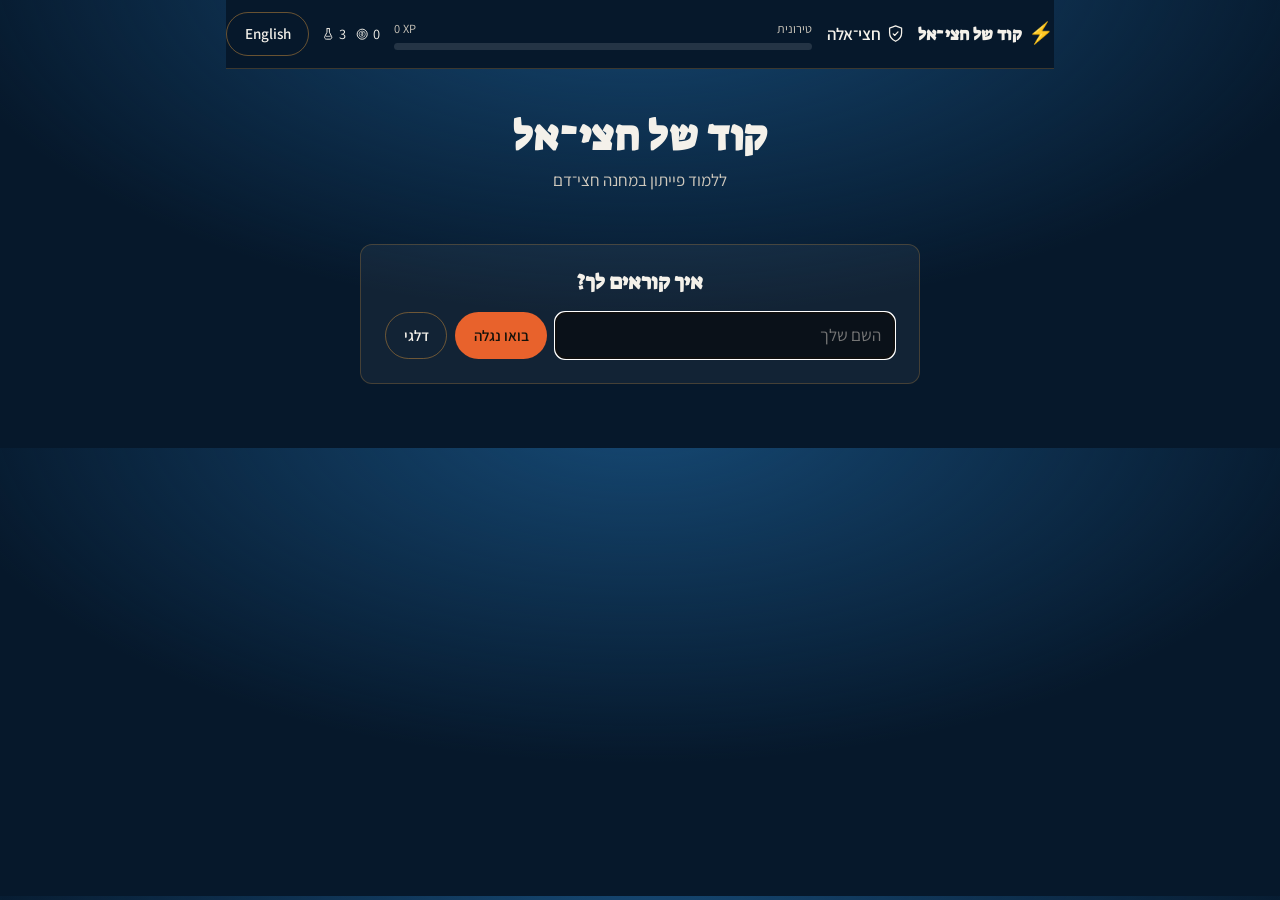
<file: index.html>
<!doctype html>
<html lang="he" dir="rtl">
<head>
  <meta charset="utf-8">
  <script src="assets/js/early.js"></script>
  <meta name="viewport" content="width=device-width, initial-scale=1">
  <title>קוד של חצי־אל · Demigod Code</title>
  <meta name="description" content="ללמוד פייתון במחנה חצי־דם — Learn Python at Camp Half-Blood">
  <meta name="theme-color" content="#06182b">
  <meta property="og:title" content="קוד של חצי־אל · Demigod Code">
  <meta property="og:description" content="ללמוד פייתון במחנה חצי־דם — Learn Python at Camp Half-Blood">
  <meta property="og:image" content="/assets/img/og.png">
  <meta property="og:type" content="website">
  <meta name="twitter:card" content="summary_large_image">
  <link rel="stylesheet" href="assets/css/fonts.css">
  <link rel="stylesheet" href="assets/css/theme.css">
  <link rel="icon" href="data:image/svg+xml,<svg xmlns='http://www.w3.org/2000/svg' viewBox='0 0 100 100'><text y='.9em' font-size='90'>%E2%9A%A1</text></svg>">
  <link rel="apple-touch-icon" href="assets/img/apple-touch-icon.png">
</head>
<body class="hub-page">
  <div id="app"></div>

  <!-- Load order is load-ready: no modules, no fetch. See spec/01-architecture.md -->
  <script src="assets/js/env.js"></script>
  <script src="assets/js/store.js"></script>
  <script src="assets/js/i18n.js"></script>
  <script src="assets/js/curriculum.js"></script>
  <script src="assets/js/icons.js"></script>
  <script src="assets/js/game.js"></script>
  <script src="assets/js/sound.js"></script>
  <script src="assets/js/rest.js"></script>
  <script src="assets/js/steps.js"></script>
  <script src="assets/js/hub.js"></script>
  <script src="assets/js/boot.js"></script>
</body>
</html>
</file>
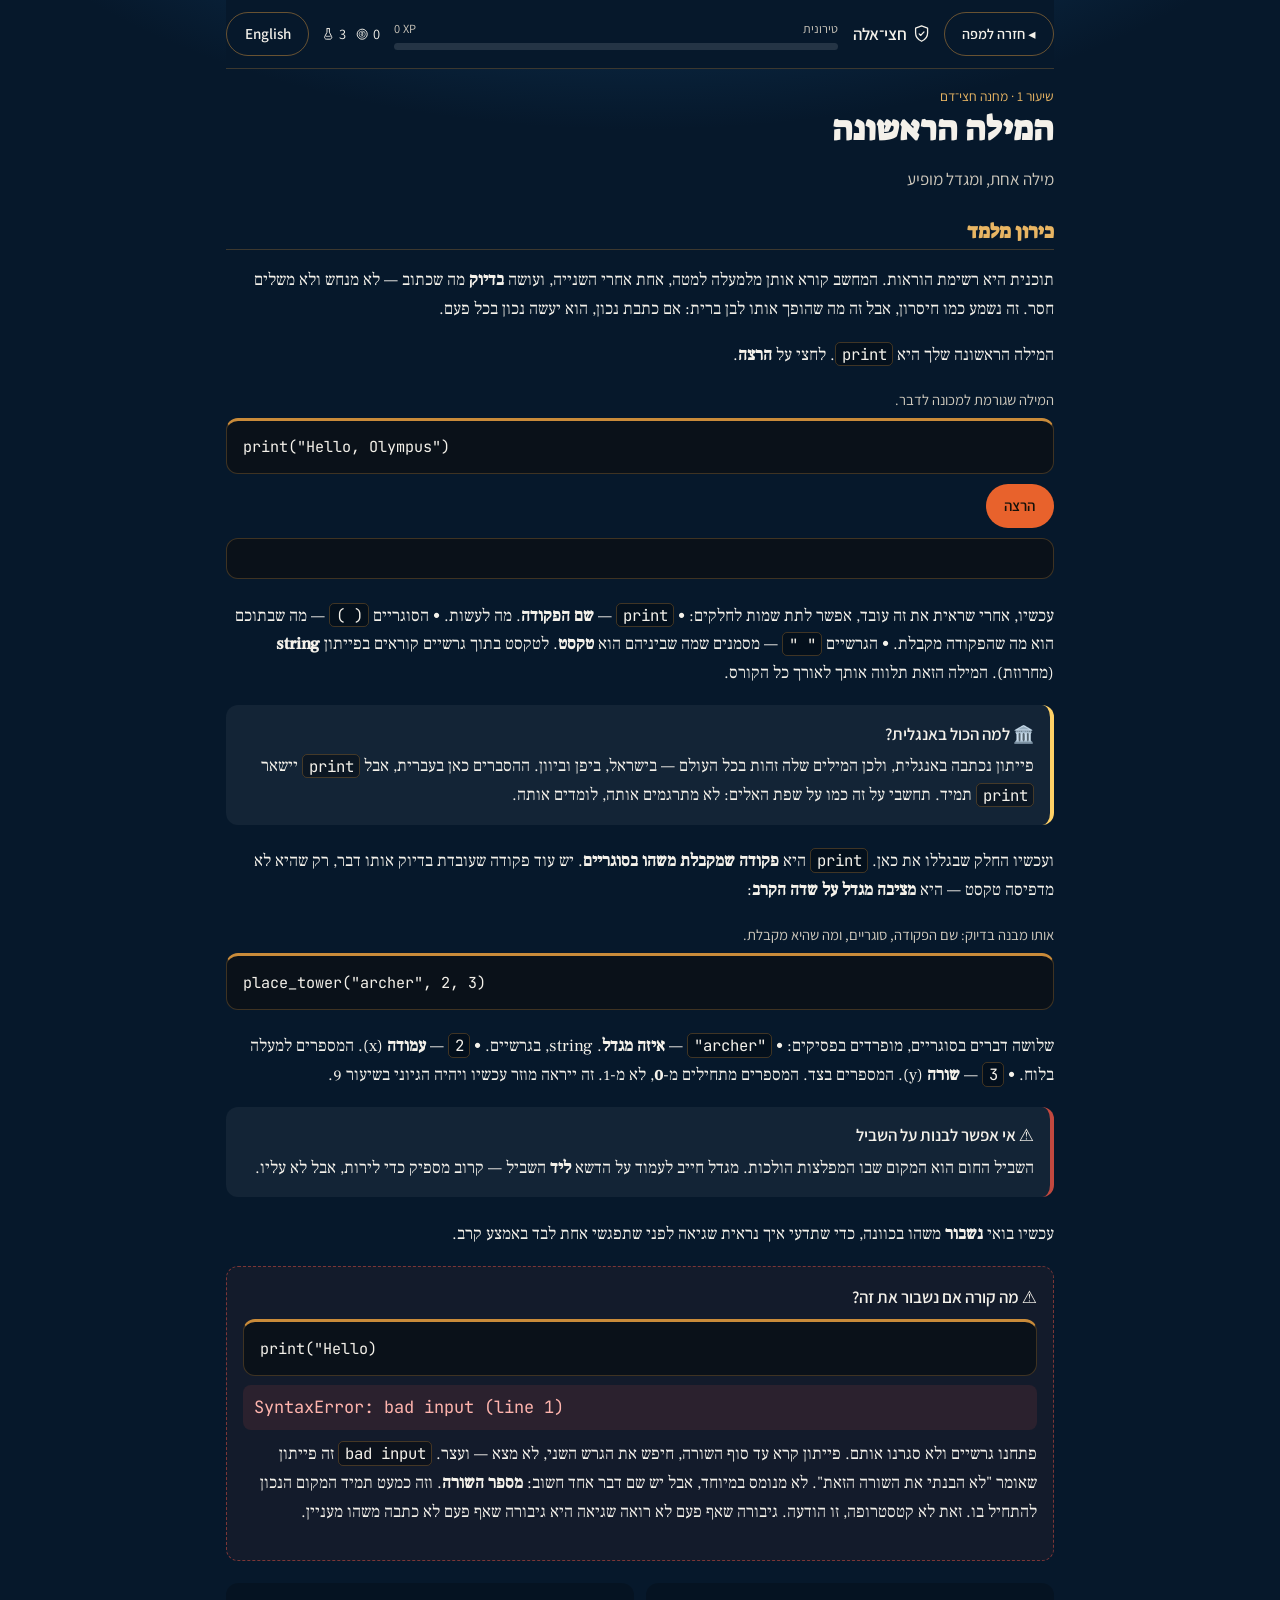
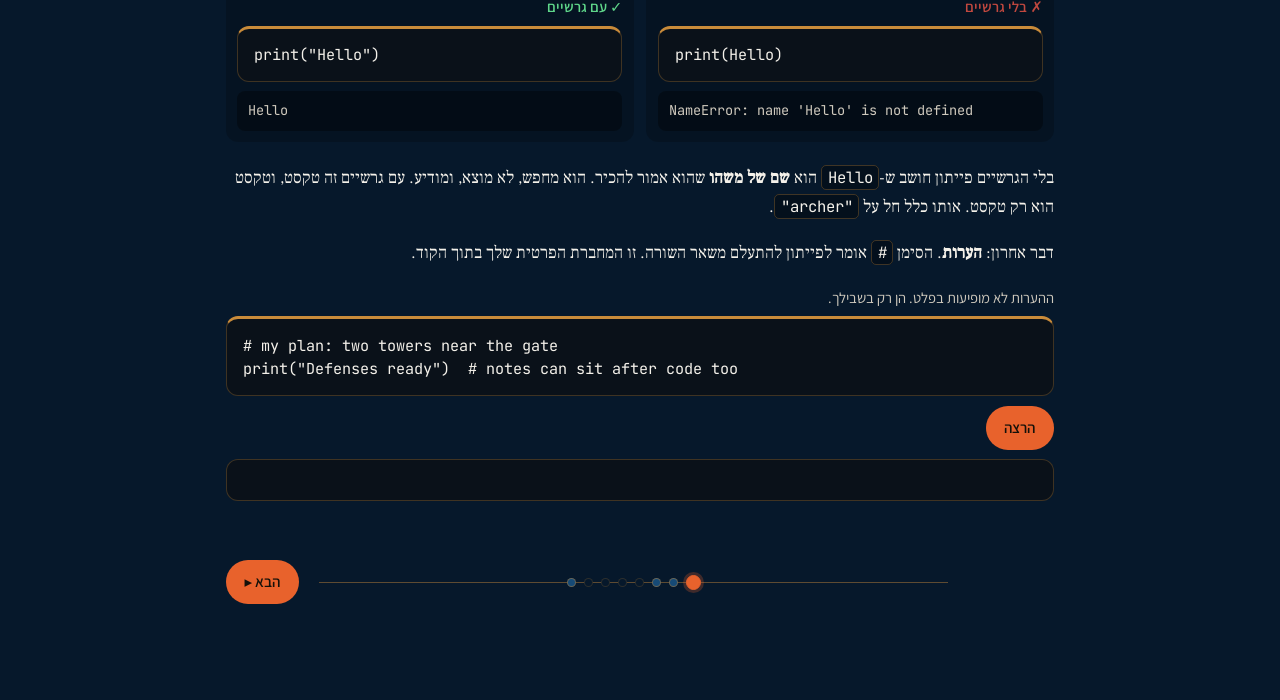
<file: lessons/lesson-01.html>
<!doctype html>
<html lang="he" dir="rtl">
<head>
  <meta charset="utf-8">
  <script src="../assets/js/early.js"></script>
  <meta name="viewport" content="width=device-width, initial-scale=1">
  <title>שיעור 1 · המילה הראשונה — קוד של חצי־אל</title>
  <meta name="description" content="print, טקסט והערות — הצבת המגדל הראשון על שדה הקרב">
  <meta name="theme-color" content="#06182b">
  <meta property="og:title" content="שיעור 1 · המילה הראשונה — קוד של חצי־אל">
  <meta property="og:description" content="print, טקסט והערות — הצבת המגדל הראשון על שדה הקרב">
  <meta property="og:image" content="/assets/img/og.png">
  <meta property="og:type" content="website">
  <meta name="twitter:card" content="summary_large_image">
  <link rel="stylesheet" href="../assets/css/fonts.css">
  <link rel="stylesheet" href="../assets/css/theme.css">
  <link rel="icon" href="data:image/svg+xml,<svg xmlns='http://www.w3.org/2000/svg' viewBox='0 0 100 100'><text y='.9em' font-size='90'>%E2%9A%A1</text></svg>">
  <link rel="apple-touch-icon" href="../assets/img/apple-touch-icon.png">
</head>
<body class="lesson-page" data-lesson="01">
  <div id="app"></div>

  <!-- Script order is load-bearing. See spec/04-lesson-template.md -->
  <script src="../assets/js/vendor/skulpt.min.js"></script>
  <script src="../assets/js/vendor/skulpt-stdlib.js"></script>
  <script src="../assets/js/env.js"></script>
  <script src="../assets/js/store.js"></script>
  <script src="../assets/js/i18n.js"></script>
  <script src="../assets/js/curriculum.js"></script>
  <script src="../assets/js/engine.js"></script>
  <script src="../assets/js/battle/sim.js"></script>
  <script src="../assets/js/battle/pyapi.js"></script>
  <script src="../assets/js/battle/play.js"></script>
  <script src="../assets/js/battle/render.js"></script>
  <script src="../assets/js/editor.js"></script>
  <script src="../assets/js/checker.js"></script>
  <script src="../assets/js/icons.js"></script>
  <script src="../assets/js/game.js"></script>
  <script src="../assets/js/sound.js"></script>
  <script src="../assets/js/rest.js"></script>
  <script src="../assets/js/steps.js"></script>
  <script src="../assets/js/lesson.js"></script>
  <script src="../content/lesson-01.js"></script>
  <script src="../assets/js/boot.js"></script>
</body>
</html>
</file>
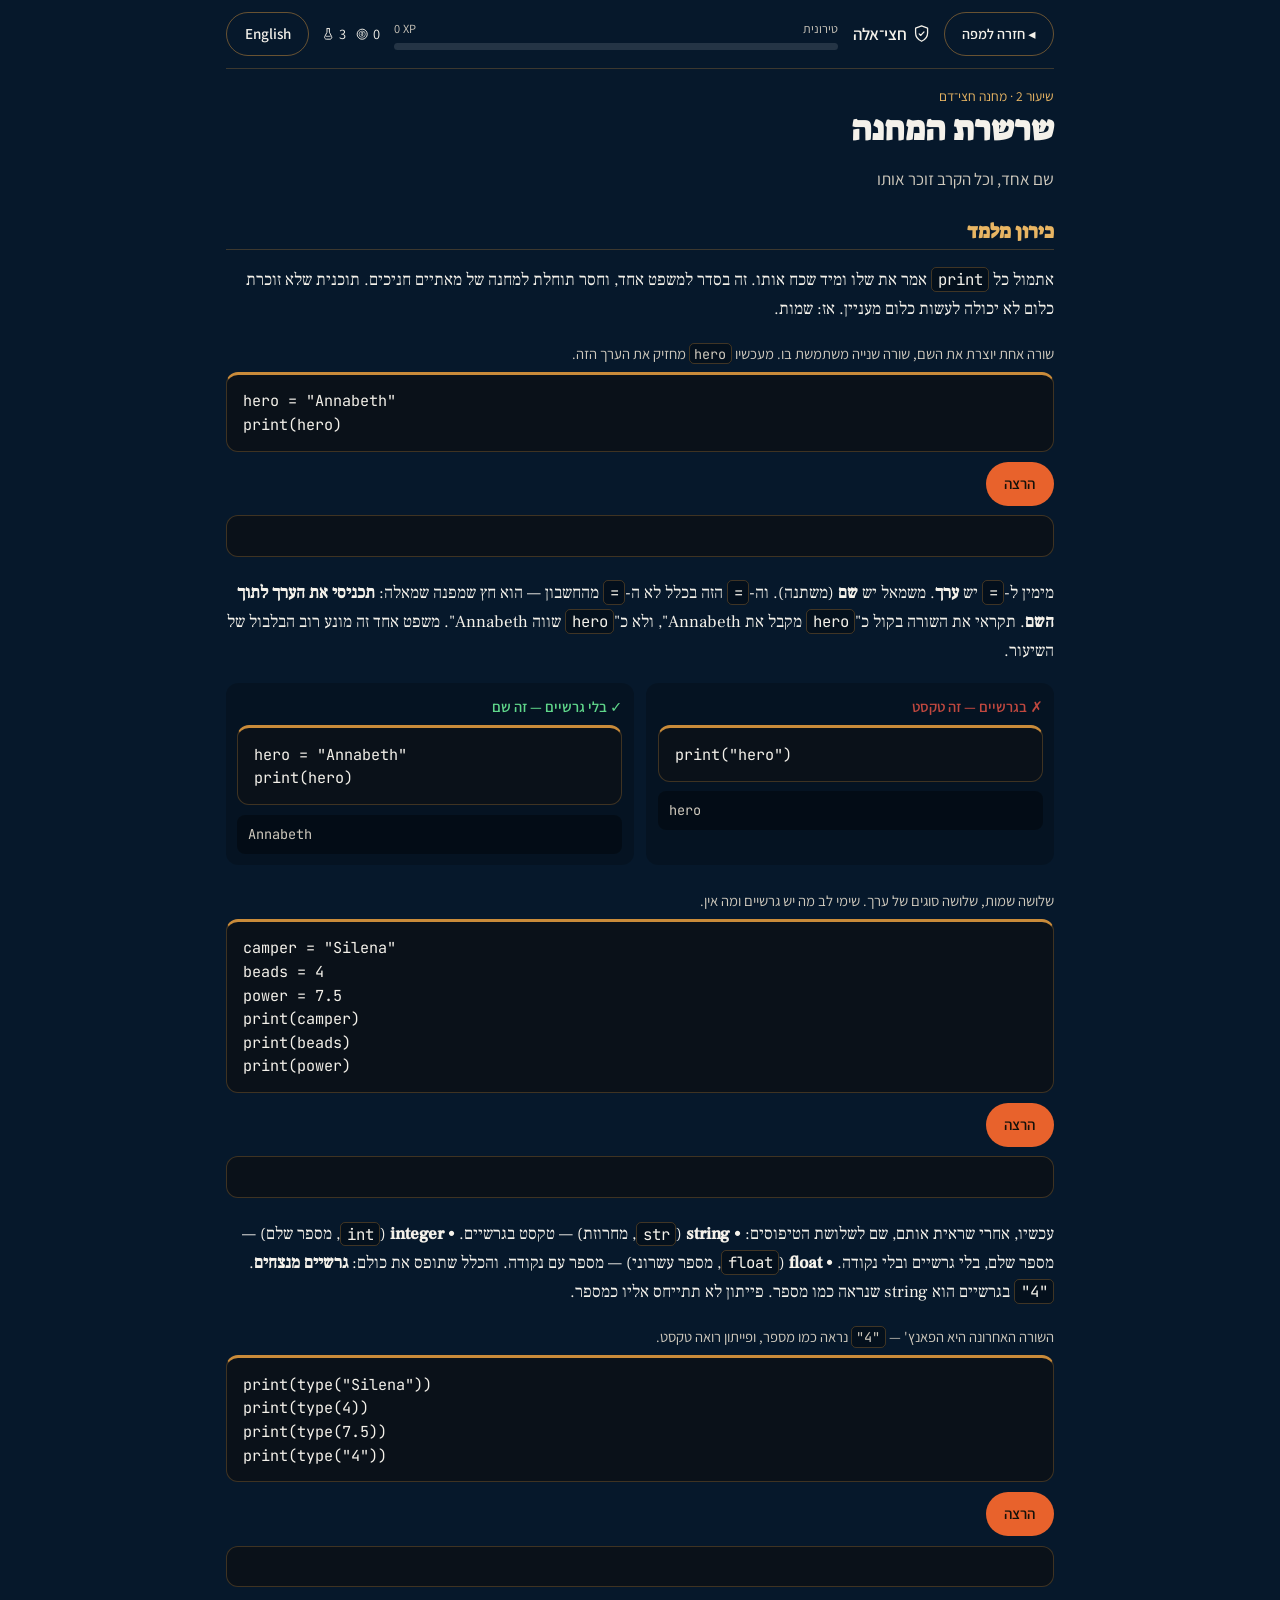
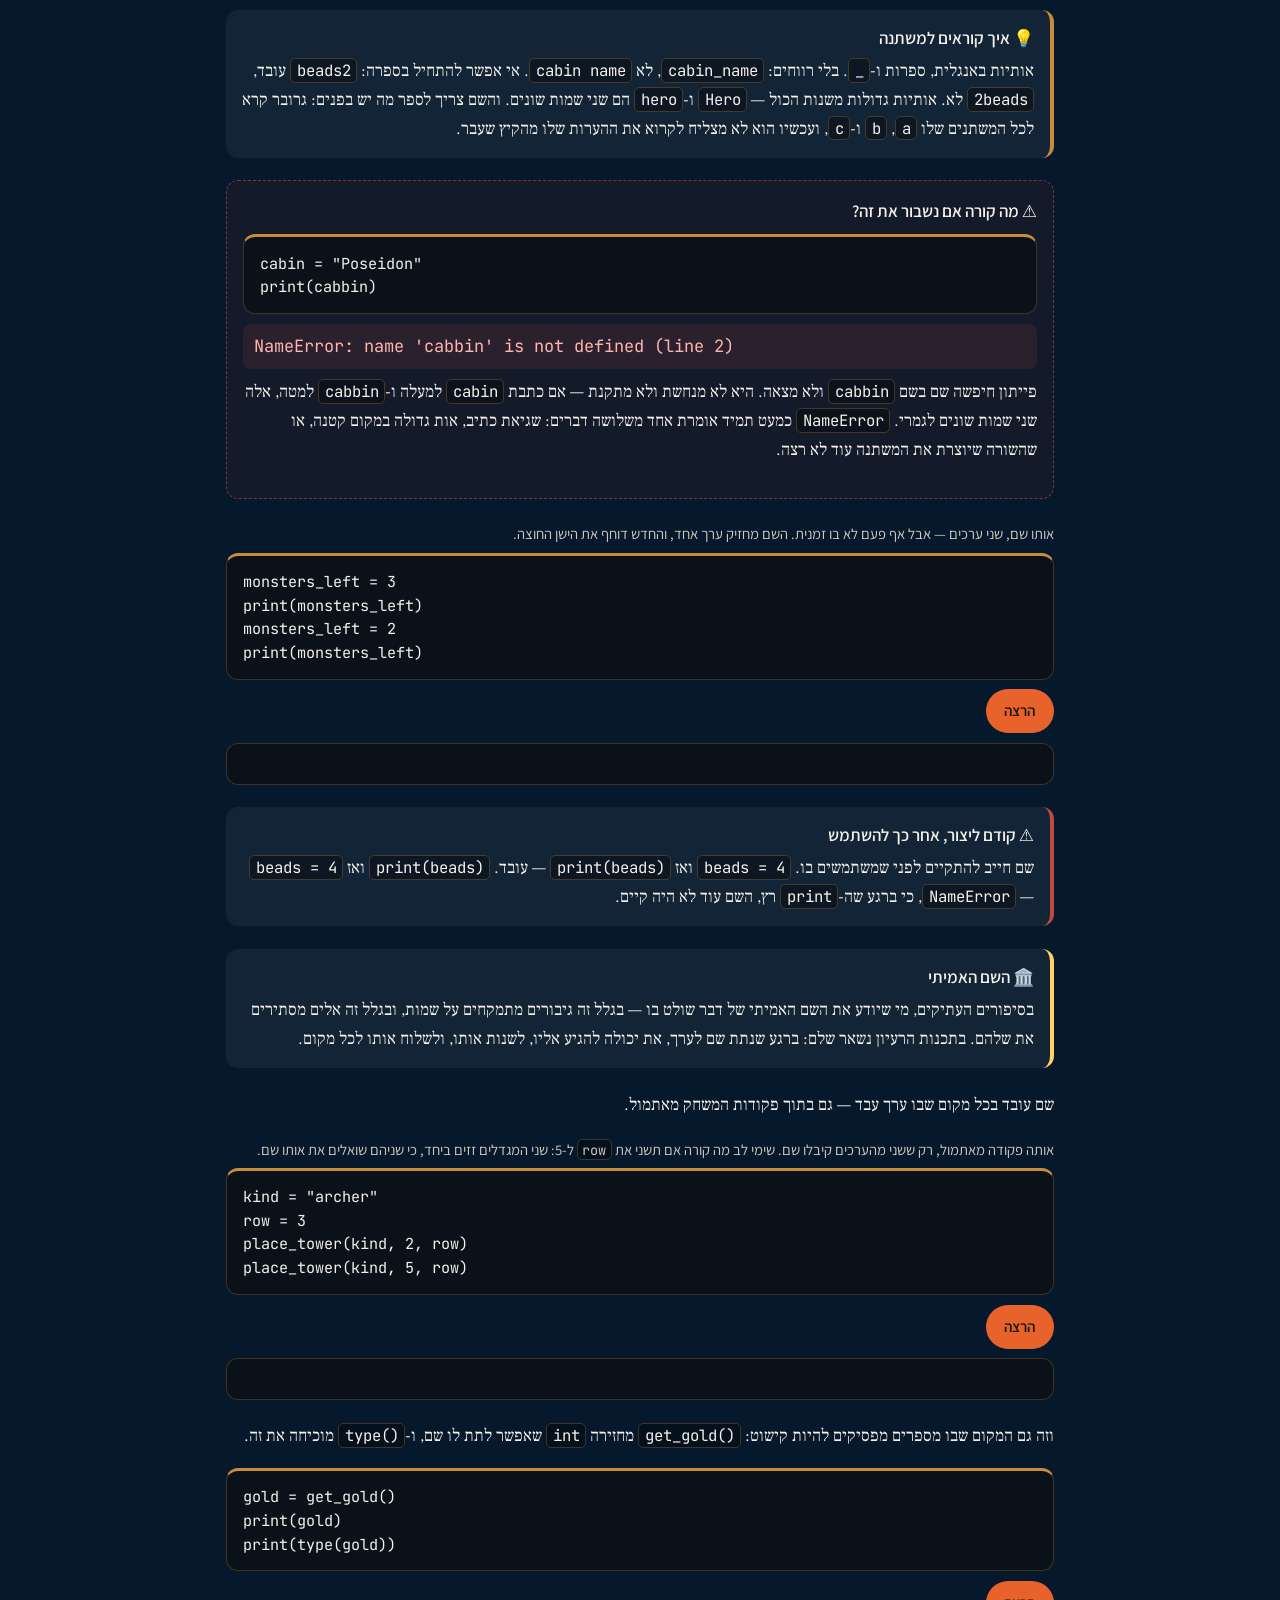
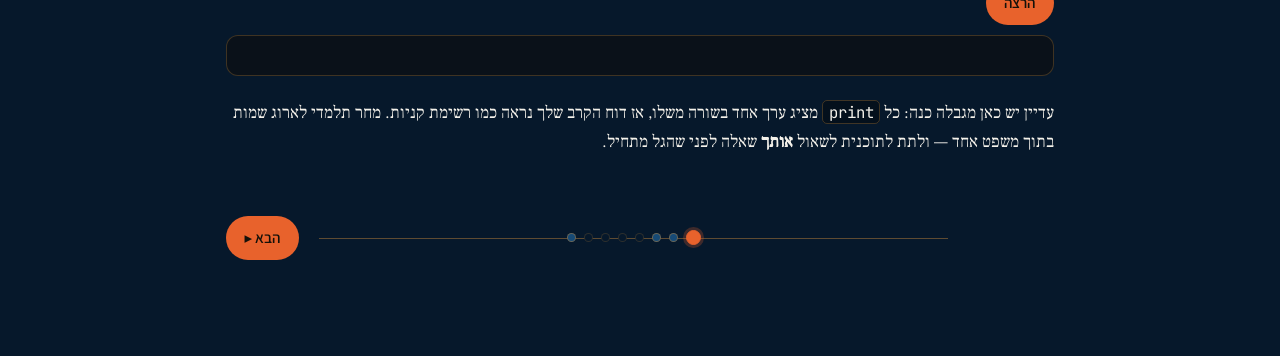
<file: lessons/lesson-02.html>
<!doctype html>
<html lang="he" dir="rtl">
<head>
  <meta charset="utf-8">
  <script src="../assets/js/early.js"></script>
  <meta name="viewport" content="width=device-width, initial-scale=1">
  <title>שיעור 2 · שרשרת המחנה — קוד של חצי־אל</title>
  <meta name="description" content="משתנים, str/int/float ו-type() — לתת שם לערך ולהשתמש בו שוב">
  <meta name="theme-color" content="#06182b">
  <meta property="og:title" content="שיעור 2 · שרשרת המחנה — קוד של חצי־אל">
  <meta property="og:description" content="משתנים, str/int/float ו-type() — לתת שם לערך ולהשתמש בו שוב">
  <meta property="og:image" content="/assets/img/og.png">
  <meta property="og:type" content="website">
  <meta name="twitter:card" content="summary_large_image">
  <link rel="stylesheet" href="../assets/css/fonts.css">
  <link rel="stylesheet" href="../assets/css/theme.css">
  <link rel="icon" href="data:image/svg+xml,<svg xmlns='http://www.w3.org/2000/svg' viewBox='0 0 100 100'><text y='.9em' font-size='90'>%E2%9A%A1</text></svg>">
  <link rel="apple-touch-icon" href="../assets/img/apple-touch-icon.png">
</head>
<body class="lesson-page" data-lesson="02">
  <div id="app"></div>

  <!-- Script order is load-bearing. See spec/04-lesson-template.md -->
  <script src="../assets/js/vendor/skulpt.min.js"></script>
  <script src="../assets/js/vendor/skulpt-stdlib.js"></script>
  <script src="../assets/js/env.js"></script>
  <script src="../assets/js/store.js"></script>
  <script src="../assets/js/i18n.js"></script>
  <script src="../assets/js/curriculum.js"></script>
  <script src="../assets/js/engine.js"></script>
  <script src="../assets/js/battle/sim.js"></script>
  <script src="../assets/js/battle/pyapi.js"></script>
  <script src="../assets/js/battle/play.js"></script>
  <script src="../assets/js/battle/render.js"></script>
  <script src="../assets/js/editor.js"></script>
  <script src="../assets/js/checker.js"></script>
  <script src="../assets/js/icons.js"></script>
  <script src="../assets/js/game.js"></script>
  <script src="../assets/js/sound.js"></script>
  <script src="../assets/js/rest.js"></script>
  <script src="../assets/js/steps.js"></script>
  <script src="../assets/js/lesson.js"></script>
  <script src="../content/lesson-02.js"></script>
  <script src="../assets/js/boot.js"></script>
</body>
</html>
</file>
<file: assets/css/fonts.css>
/* fonts.css — vendored, self-hosted webfonts embedded as base64 data URIs.
 * No network request at runtime: this file IS the font data, just like
 * assets/js/vendor/skulpt.min.js is vendored JS. Safe on file:// and on the
 * hosted lane with no font-src CSP change (see spec/10-deployment.md).
 *
 * Sources (OFL-licensed, fetched once from Google Fonts, Hebrew+Latin
 * subsets only — see spec/05-visual-design.md for why the "no webfonts"
 * rule is about network fonts, not self-hosted ones):
 *   Suez One          — display face, Hebrew "carved stone" feel
 *   Frank Ruhl Libre   — prose serif, a real Hebrew book face
 *   Assistant          — UI sans (already the stated stack; now actually shipped)
 *   JetBrains Mono     — code face (Latin only — code stays English/LTR)
 */
@font-face {
  font-family: "Suez One";
  font-style: normal;
  font-weight: 400;
  font-display: swap;
  unicode-range: U+0307-0308, U+0590-05FF, U+200C-2010, U+20AA, U+25CC, U+FB1D-FB4F;
  src: url([data-uri]) format("woff2");
}
@font-face {
  font-family: "Suez One";
  font-style: normal;
  font-weight: 400;
  font-display: swap;
  unicode-range: U+0000-00FF, U+0131, U+0152-0153, U+02BB-02BC, U+02C6, U+02DA, U+02DC, U+2000-206F, U+20AC, U+2122;
  src: url([data-uri]) format("woff2");
}
@font-face {
  font-family: "Frank Ruhl Libre";
  font-style: normal;
  font-weight: 400;
  font-display: swap;
  unicode-range: U+0307-0308, U+0590-05FF, U+200C-2010, U+20AA, U+25CC, U+FB1D-FB4F;
  src: url([data-uri]) format("woff2");
}
@font-face {
  font-family: "Frank Ruhl Libre";
  font-style: normal;
  font-weight: 400;
  font-display: swap;
  unicode-range: U+0000-00FF, U+0131, U+0152-0153, U+02BB-02BC, U+02C6, U+02DA, U+02DC, U+2000-206F, U+20AC, U+2122;
  src: url([data-uri]) format("woff2");
}
@font-face {
  font-family: "Frank Ruhl Libre";
  font-style: normal;
  font-weight: 500;
  font-display: swap;
  unicode-range: U+0307-0308, U+0590-05FF, U+200C-2010, U+20AA, U+25CC, U+FB1D-FB4F;
  src: url([data-uri]) format("woff2");
}
@font-face {
  font-family: "Frank Ruhl Libre";
  font-style: normal;
  font-weight: 500;
  font-display: swap;
  unicode-range: U+0000-00FF, U+0131, U+0152-0153, U+02BB-02BC, U+02C6, U+02DA, U+02DC, U+2000-206F, U+20AC, U+2122;
  src: url([data-uri]) format("woff2");
}
@font-face {
  font-family: "Assistant";
  font-style: normal;
  font-weight: 400;
  font-display: swap;
  unicode-range: U+0307-0308, U+0590-05FF, U+200C-2010, U+20AA, U+25CC, U+FB1D-FB4F;
  src: url([data-uri]) format("woff2");
}
@font-face {
  font-family: "Assistant";
  font-style: normal;
  font-weight: 400;
  font-display: swap;
  unicode-range: U+0000-00FF, U+0131, U+0152-0153, U+02BB-02BC, U+02C6, U+02DA, U+02DC, U+2000-206F, U+20AC, U+2122;
  src: url([data-uri]) format("woff2");
}
@font-face {
  font-family: "Assistant";
  font-style: normal;
  font-weight: 600;
  font-display: swap;
  unicode-range: U+0307-0308, U+0590-05FF, U+200C-2010, U+20AA, U+25CC, U+FB1D-FB4F;
  src: url([data-uri]) format("woff2");
}
@font-face {
  font-family: "Assistant";
  font-style: normal;
  font-weight: 600;
  font-display: swap;
  unicode-range: U+0000-00FF, U+0131, U+0152-0153, U+02BB-02BC, U+02C6, U+02DA, U+02DC, U+2000-206F, U+20AC, U+2122;
  src: url([data-uri]) format("woff2");
}
@font-face {
  font-family: "JetBrains Mono";
  font-style: normal;
  font-weight: 400;
  font-display: swap;
  unicode-range: U+0000-00FF, U+0131, U+0152-0153, U+02BB-02BC, U+02C6, U+02DA, U+02DC, U+2000-206F, U+20AC, U+2122;
  src: url([data-uri]) format("woff2");
}
@font-face {
  font-family: "JetBrains Mono";
  font-style: normal;
  font-weight: 500;
  font-display: swap;
  unicode-range: U+0000-00FF, U+0131, U+0152-0153, U+02BB-02BC, U+02C6, U+02DA, U+02DC, U+2000-206F, U+20AC, U+2122;
  src: url([data-uri]) format("woff2");
}
</file>
<file: assets/css/theme.css>
/* theme.css — one stylesheet for both directions.
 * NEVER use left/right/margin-left/text-align:right. Logical properties only.
 * See spec/03-i18n-and-rtl.md and spec/05-visual-design.md.
 *
 * Palette: Camp Half-Blood at night. Deep night-sea background, camp-orange
 * as the primary accent (the T-shirt color — replaces bronze-as-primary),
 * bronze demoted to secondary/structural (borders, rings), Greek-fire green
 * for success. Fonts are real, vendored, self-hosted (assets/css/fonts.css,
 * linked before this file) — see that file's header for why "no webfonts"
 * meant no *network* fonts, not no fonts.
 */

:root {
  --night-sea:  #06182b;
  --sound:      #0e3352;
  --sound-lit:  #164a76;
  --marble:     #f4f1ea;
  --marble-dim: #cfc9bd;
  --camp-orange:#e8622c;
  --bronze:     #c98b3a;
  --bronze-lit: #e8b563;
  --gold:       #ffd166;
  --greek-fire: #5fd68a;
  --blood:      #c1483f;
  --blood-lit:  #ffb4ad;
  --ink:        #0a1119;
  --ink-on-accent: #14110a;
  --ink-on-fire:   #06180f;
  --ink-on-gold:   #2b2005;
  --cabin:      var(--camp-orange);

  --font-ui: "Assistant", "Segoe UI", "Arial Hebrew", "David", system-ui, sans-serif;
  --font-display: "Suez One", Georgia, serif;
  --font-serif: "Frank Ruhl Libre", Georgia, serif;
  --font-code: "JetBrains Mono", ui-monospace, "SF Mono", "Cascadia Mono", Consolas, "Liberation Mono", monospace;

  --radius: 12px;
  --line: 1px solid color-mix(in srgb, var(--bronze) 28%, transparent);
}

* { box-sizing: border-box; }

html { -webkit-text-size-adjust: 100%; }

body {
  margin: 0;
  padding: 0 0 4rem;
  background:
    radial-gradient(1200px 600px at 50% -10%, var(--sound-lit) 0%, transparent 60%),
    var(--night-sea);
  color: var(--marble);
  font-family: var(--font-ui);
  font-size: 17px;
  line-height: 1.7;
}

html[lang="en"] body { line-height: 1.6; }

#app {
  max-width: 860px;
  margin: 0 auto;
  padding-inline: 1rem;
}

h1, h2, h3 { font-family: var(--font-display); line-height: 1.3; margin: 0 0 .4em; }
h1 { font-size: 2.1rem; }
h2 { font-size: 1.45rem; }
h3 { font-size: 1.1rem; }
p { margin: 0 0 1em; }

/* Hebrew has no capitals and no italic tradition — never transform it. */
html[lang="he"] * { text-transform: none !important; font-style: normal; }

a { color: var(--bronze-lit); }

.muted { color: var(--marble-dim); }
.warn-line { color: var(--gold); }
.prose { margin: 0 0 1em; font-family: var(--font-serif); }

/* ---------- code is always LTR ---------- */

.c, code, pre, kbd, .code-block, .editor, .output, .savearea {
  font-family: var(--font-code);
  direction: ltr;
  text-align: left;
  unicode-bidi: isolate;
}

.c {
  background: rgba(0, 0, 0, .35);
  border: 1px solid color-mix(in srgb, var(--bronze) 30%, transparent);
  border-radius: 5px;
  padding: .05em .35em;
  font-size: .92em;
  /* Must wrap: a long inline snippet in a brief overflows a 390px phone if it
   * is nowrap. Verified by tools/smoke-test.mjs. */
  white-space: pre-wrap;
  overflow-wrap: anywhere;
}

.code-block {
  background: var(--ink);
  border: var(--line);
  border-top: 3px solid var(--bronze);
  border-radius: var(--radius);
  padding: .9rem 1rem;
  margin: 0 0 .6rem;
  overflow-x: auto;
  font-size: .95rem;
  line-height: 1.55;
  white-space: pre;
}

/* ---------- topbar / HUD ---------- */

.topbar {
  display: flex;
  align-items: center;
  gap: .75rem;
  flex-wrap: wrap;
  padding: .75rem 0;
  margin-bottom: 1rem;
  border-bottom: var(--line);
  position: sticky;
  top: 0;
  /* Solid, not a fade: the bar wraps to two or three rows on a phone, and a
   * gradient lets the page text show through the wrapped part. */
  background: var(--night-sea);
  z-index: 20;
}

.brand { display: flex; align-items: center; gap: .4rem; font-weight: 700; font-family: var(--font-display); }
.brand-mark { font-size: 1.3rem; color: var(--camp-orange); }

.hud {
  display: flex;
  align-items: center;
  gap: .9rem;
  flex: 1 1 260px;
  flex-wrap: wrap;
}
.hud-identity { display: flex; align-items: center; gap: .35rem; font-weight: 600; }
.hud-cabin { font-size: 1.2rem; }
.hud-xp { flex: 1 1 140px; min-width: 120px; }
.hud-xp-label {
  display: flex; justify-content: space-between;
  font-size: .78rem; color: var(--marble-dim); margin-bottom: .2rem;
}
.xpbar {
  height: 7px; border-radius: 99px;
  background: rgba(255, 255, 255, .12);
  overflow: hidden;
}
.xpbar-fill {
  height: 100%;
  background: linear-gradient(90deg, var(--cabin), var(--bronze-lit));
  transition: width .4s ease;
}
.hud-res { display: flex; gap: .6rem; font-size: .9rem; }
.res { white-space: nowrap; }
.icon { width: 1em; height: 1em; display: inline-block; vertical-align: -0.15em; fill: currentColor; }

/* ---------- buttons ---------- */

.btn {
  font: inherit;
  font-family: var(--font-ui);
  font-size: .95rem;
  border-radius: 99px;
  border: 1px solid transparent;
  padding: .5rem 1.1rem;
  min-height: 44px;
  cursor: pointer;
  background: var(--cabin);
  color: var(--ink-on-accent);
  font-weight: 700;
  text-decoration: none;
  display: inline-flex;
  align-items: center;
  gap: .35rem;
}
.btn:hover { filter: brightness(1.1); }
.btn:disabled { opacity: .55; cursor: default; }
.btn:focus-visible { outline: 3px solid var(--gold); outline-offset: 2px; }

.btn-ghost {
  background: transparent;
  color: var(--marble);
  border-color: color-mix(in srgb, var(--bronze) 50%, transparent);
  font-weight: 600;
}
.btn-hint { background: transparent; color: var(--gold); border-color: color-mix(in srgb, var(--gold) 50%, transparent); }
.btn-small { min-height: 36px; padding: .3rem .8rem; }
.btn-back { font-size: .9rem; }

/* Directional glyph in the back link must follow the reading direction. */
[dir="ltr"] .btn-back { transform: scaleX(1); }

/* ---------- lesson structure ---------- */

.lesson-title { margin-bottom: 1.5rem; }
.lesson-eyebrow { color: var(--bronze-lit); font-size: .85rem; letter-spacing: 0; }
.lesson-sub { color: var(--marble-dim); }

.beat { margin: 0 0 2.5rem; }
.beat-title {
  font-size: 1.25rem;
  color: var(--bronze-lit);
  border-bottom: var(--line);
  padding-bottom: .3rem;
  margin-bottom: 1rem;
}

/* teaching cards */
.teach-code { margin: 0 0 1.4rem; }
.caption { color: var(--marble-dim); font-size: .92rem; margin-bottom: .4rem; }

.callout {
  border-inline-start: 4px solid var(--bronze);
  background: rgba(255, 255, 255, .05);
  border-radius: var(--radius);
  padding: .9rem 1rem;
  margin: 0 0 1.4rem;
}
.callout-warn { border-inline-start-color: var(--blood); }
.callout-myth { border-inline-start-color: var(--gold); }
.callout-title { font-weight: 700; margin-bottom: .25rem; font-family: var(--font-ui); }
.callout-body { font-family: var(--font-serif); }

.compare { display: grid; gap: .8rem; margin: 0 0 1.4rem; }
@media (min-width: 720px) { .compare { grid-template-columns: 1fr 1fr; } }
.compare-side { background: rgba(0, 0, 0, .2); border-radius: var(--radius); padding: .7rem; }
.compare-label { font-weight: 700; margin-bottom: .4rem; font-size: .92rem; }
.compare-bad .compare-label { color: var(--blood); }
.compare-good .compare-label { color: var(--greek-fire); }
.compare-result {
  margin: 0; padding: .5rem .7rem; font-size: .85rem;
  background: rgba(0, 0, 0, .35); border-radius: 8px; color: var(--marble-dim);
  overflow-x: auto;
}

.teach-error {
  border: 1px dashed color-mix(in srgb, var(--blood) 60%, transparent);
  border-radius: var(--radius);
  padding: 1rem;
  margin: 0 0 1.4rem;
  background: color-mix(in srgb, var(--blood) 7%, transparent);
}
.teach-error-title { font-weight: 700; margin-bottom: .5rem; font-family: var(--font-ui); }

/* ---------- editor + runner ---------- */

.runner { margin: 0 0 1rem; }

.editor {
  display: flex;
  background: var(--ink);
  border: var(--line);
  border-top: 3px solid var(--cabin);
  border-radius: var(--radius);
  overflow: hidden;
  margin-bottom: .6rem;
}
.editor-gutter {
  flex: 0 0 auto;
  padding: .9rem .5rem .9rem .8rem;
  color: rgba(244, 241, 234, .35);
  font-family: var(--font-code);
  font-size: .95rem;
  line-height: 1.55;
  white-space: pre;
  text-align: end;
  user-select: none;
  background: rgba(0, 0, 0, .25);
}
.editor-area {
  flex: 1 1 auto;
  border: 0;
  outline: 0;
  resize: vertical;
  background: transparent;
  color: var(--marble);
  font-family: var(--font-code);
  font-size: .95rem;
  line-height: 1.55;
  padding: .9rem 1rem;
  min-height: 80px;
  overflow: hidden;
  tab-size: 4;
}
.editor-area:focus { box-shadow: inset 0 0 0 2px color-mix(in srgb, var(--gold) 35%, transparent); }

.runner-bar { display: flex; gap: .5rem; flex-wrap: wrap; margin-bottom: .6rem; }

.output {
  background: var(--ink);
  border: var(--line);
  border-radius: var(--radius);
  padding: .8rem 1rem;
  min-height: 2.6rem;
  font-size: .93rem;
}
.output.has-error { border-color: color-mix(in srgb, var(--blood) 70%, transparent); }
.output-body { margin: 0; white-space: pre-wrap; word-break: break-word; }

.err { margin-top: .6rem; }
.err-title { color: var(--blood); font-weight: 700; margin-bottom: .35rem; font-family: var(--font-ui); }
.err-real {
  margin: 0 0 .6rem;
  padding: .5rem .7rem;
  background: color-mix(in srgb, var(--blood) 14%, transparent);
  border-radius: 8px;
  color: var(--blood-lit);
  white-space: pre-wrap;
  overflow-x: auto;
}
/* The Hebrew explanation is prose, so it follows the page direction. */
.err-why { direction: inherit; text-align: start; font-family: var(--font-ui); unicode-bidi: normal; }
.err-why-title { font-weight: 700; font-size: .9rem; color: var(--gold); }
.err-why-body { font-size: .95rem; }

.input-ask {
  display: flex; gap: .5rem; align-items: center; flex-wrap: wrap;
  margin-top: .7rem; padding: .6rem;
  background: color-mix(in srgb, var(--gold) 10%, transparent);
  border: 1px solid color-mix(in srgb, var(--gold) 40%, transparent);
  border-radius: 10px;
}
.input-ask-label { font-family: var(--font-code); font-size: .9rem; }
.input-ask-field {
  flex: 1 1 140px; min-width: 120px; min-height: 40px;
  background: var(--ink); color: var(--marble);
  border: 1px solid color-mix(in srgb, var(--bronze) 50%, transparent); border-radius: 8px;
  padding: .4rem .6rem; font-family: var(--font-code);
}

/* ---------- exercises ---------- */

.exercise {
  background: rgba(255, 255, 255, .04);
  border: var(--line);
  border-radius: var(--radius);
  padding: 1rem 1.1rem;
  margin: 0 0 1.2rem;
}
.exercise.is-solved { border-color: color-mix(in srgb, var(--greek-fire) 60%, transparent); }
.exercise-quest { border-width: 2px; border-color: var(--bronze); }

.exercise-head { display: flex; align-items: center; gap: .6rem; flex-wrap: wrap; margin-bottom: .5rem; }
.exercise-num {
  flex: 0 0 auto;
  width: 30px; height: 30px; border-radius: 50%;
  display: grid; place-items: center;
  background: var(--cabin); color: var(--ink-on-accent); font-weight: 800; font-size: .9rem;
}
.exercise.is-solved .exercise-num { background: var(--greek-fire); color: var(--ink-on-fire); }
.exercise-title { margin: 0; flex: 1 1 auto; font-size: 1.05rem; font-family: var(--font-display); }
.exercise-reward { color: var(--gold); font-size: .85rem; white-space: nowrap; }
.exercise-brief { margin-bottom: .8rem; }

.verdict { margin-top: .6rem; font-size: .95rem; min-height: 1.2em; }
.verdict.is-pass { color: var(--greek-fire); }
.verdict.is-fail { color: var(--gold); }
.next-battle-btn { margin-top: .6rem; }

/* locked (not-yet-reached) battle */
.exercise-locked { opacity: .6; }
.exercise-locked .exercise-num { background: rgba(255, 255, 255, .12); color: var(--marble-dim); font-size: 1rem; }
.locked-note { margin: 0; color: var(--marble-dim); font-size: .9rem; }

.hints { margin-top: .6rem; display: grid; gap: .5rem; }
.hint {
  display: flex; gap: .5rem; align-items: flex-start;
  background: color-mix(in srgb, var(--gold) 9%, transparent);
  border-inline-start: 3px solid var(--gold);
  border-radius: 8px; padding: .5rem .7rem; font-size: .95rem;
}
.hint-num {
  flex: 0 0 auto; width: 20px; height: 20px; border-radius: 50%;
  background: var(--gold); color: var(--ink-on-gold);
  display: grid; place-items: center; font-size: .75rem; font-weight: 800;
}
.solution { margin-top: .4rem; }
.solution-title { font-weight: 700; color: var(--gold); margin-bottom: .35rem; }

/* boss */
.boss { margin: .4rem 0 .9rem; }
.boss-name { font-weight: 700; margin-bottom: .35rem; }
.boss-track { display: flex; gap: 4px; }
.boss-seg {
  flex: 1 1 0; height: 12px; border-radius: 3px;
  background: var(--blood);
  transition: background .5s ease, opacity .5s ease;
}
.boss-seg.gone { background: rgba(255, 255, 255, .14); opacity: .5; }
/* Battle bosses drain a continuous bar driven by the monster's own HP. */
.boss-track-hp {
  display: block;
  height: 12px;
  border-radius: 3px;
  background: rgba(255, 255, 255, .14);
  overflow: hidden;
}
.boss-fill {
  height: 100%;
  width: 100%;
  background: var(--blood);
  transition: width .2s linear;
}
.boss-tag {
  background: var(--blood); color: #fff; font-size: .65rem; font-weight: 800;
  padding: .05em .45em; border-radius: 4px; margin-inline-start: .4rem;
  vertical-align: middle;
}

/* ---------- battle ---------- */

/* The board is a diagram, not prose: never mirrored in Hebrew, because its
 * coordinates must agree with what she typed. See spec/09-battle-game.md. */
.battle-host {
  direction: ltr;
  margin: 0 0 .8rem;
  background: var(--ink);
  border: var(--line);
  border-top: 3px solid var(--cabin);
  border-radius: var(--radius);
  padding: .6rem;
  overflow-x: auto;
}
.battle-canvas {
  display: block;
  margin: 0 auto;
  max-width: 100%;
  image-rendering: auto;
}
.battle-hud {
  display: flex;
  gap: .9rem;
  justify-content: center;
  font-family: var(--font-code);
  font-size: .85rem;
  color: var(--marble-dim);
  margin-bottom: .4rem;
}
.bhud { white-space: nowrap; }
.battle-controls {
  display: flex;
  gap: .4rem;
  justify-content: center;
  margin-top: .4rem;
}
.battle-controls .btn { min-height: 34px; padding: .2rem .7rem; font-size: .85rem; }
.exercise-battle { border-color: color-mix(in srgb, var(--bronze) 55%, transparent); }

/* ---------- recap ---------- */

.complete { display: none; }
.complete.show { display: block; }
.item-card {
  display: flex; gap: .9rem; align-items: center;
  background: linear-gradient(color-mix(in srgb, var(--gold) 16%, transparent), color-mix(in srgb, var(--gold) 5%, transparent));
  border: 1px solid color-mix(in srgb, var(--gold) 50%, transparent);
  border-radius: var(--radius);
  padding: 1rem; margin-bottom: 1rem;
}
.item-icon { font-size: 2.2rem; }
.item-label { font-size: .8rem; color: var(--gold); }
.item-name { font-weight: 700; font-size: 1.1rem; font-family: var(--font-display); }
.item-desc { color: var(--marble-dim); font-size: .95rem; }

.recap-list { margin: 0 0 1.2rem; padding-inline-start: 1.2rem; font-family: var(--font-serif); }
.recap-list li { margin-bottom: .35rem; }

.next-box {
  background: rgba(255, 255, 255, .05);
  border-radius: var(--radius);
  padding: 1rem;
  border-inline-start: 4px solid var(--cabin);
}
.next-label { font-size: .8rem; color: var(--bronze-lit); margin-bottom: .3rem; }

/* ---------- hub ---------- */

.hero { text-align: center; padding: 1.5rem 0 2rem; }
.hero h1 { font-size: 2.6rem; margin-bottom: .2rem; }
.hero-sub { color: var(--marble-dim); }
.hero-small { padding: .5rem 0 1.5rem; }

.act { margin-bottom: 2rem; }
.act-head { display: flex; gap: .7rem; align-items: center; margin-bottom: .7rem; }
.act-num {
  width: 34px; height: 34px; border-radius: 50%;
  display: grid; place-items: center;
  border: 2px solid var(--bronze); color: var(--bronze-lit); font-weight: 800;
}
.act-title { margin: 0; font-size: 1.2rem; }
.act-scene { color: var(--marble-dim); font-size: .85rem; }

.stops { list-style: none; margin: 0; padding: 0; display: grid; gap: .5rem; }
.stop-link {
  display: flex; align-items: center; gap: .8rem;
  padding: .7rem .9rem;
  background: rgba(255, 255, 255, .04);
  border: var(--line);
  border-radius: var(--radius);
  color: inherit; text-decoration: none;
  min-height: 56px;
}
a.stop-link:hover { background: rgba(255, 255, 255, .09); border-color: var(--bronze); }
.stop.is-done .stop-link { border-color: color-mix(in srgb, var(--greek-fire) 55%, transparent); }
.stop.is-locked .stop-link, .stop.is-soon .stop-link { opacity: .5; }
.stop-icon { font-size: 1.3rem; flex: 0 0 auto; }
.stop-text { flex: 1 1 auto; min-width: 0; }
.stop-title { font-weight: 600; }
.stop-teaches { color: var(--marble-dim); font-size: .85rem; }
.stop-status { font-size: .8rem; color: var(--bronze-lit); white-space: nowrap; }
.stop.is-done .stop-status { color: var(--greek-fire); }

.pack, .savebox { margin: 2rem 0; }
.pack-title { font-size: 1.1rem; color: var(--bronze-lit); font-family: var(--font-display); }
.pack-grid { display: flex; flex-wrap: wrap; gap: .5rem; }
.pack-item {
  display: flex; align-items: center; gap: .4rem;
  background: rgba(255, 255, 255, .06); border-radius: 99px;
  padding: .35rem .8rem; font-size: .9rem;
}
.achievements { display: flex; flex-wrap: wrap; gap: .4rem; margin-top: .7rem; }
.ach {
  background: color-mix(in srgb, var(--gold) 12%, transparent); border: 1px solid color-mix(in srgb, var(--gold) 40%, transparent);
  border-radius: 99px; padding: .25rem .7rem; font-size: .82rem;
}
.savearea {
  width: 100%; min-height: 90px; margin-top: .5rem;
  background: var(--ink); color: var(--marble-dim);
  border: var(--line); border-radius: var(--radius);
  padding: .6rem; font-size: .8rem;
}

/* claiming */
.claim {
  background: rgba(255, 255, 255, .05);
  border: var(--line); border-radius: var(--radius);
  padding: 1.5rem; text-align: center; max-width: 560px; margin: 0 auto;
}
.claim-step { color: var(--marble-dim); font-size: .85rem; }
.claim-title { font-size: 1.3rem; font-family: var(--font-display); }
.claim-options { display: grid; gap: .5rem; margin-top: 1rem; }
.claim-option {
  font: inherit; font-family: var(--font-ui); cursor: pointer; min-height: 48px;
  background: rgba(255, 255, 255, .06);
  border: 1px solid color-mix(in srgb, var(--bronze) 45%, transparent);
  border-radius: var(--radius);
  color: var(--marble); padding: .6rem 1rem;
}
.claim-option:hover { background: rgba(255, 255, 255, .12); border-color: var(--bronze); }
.claim-option:focus-visible { outline: 3px solid var(--gold); outline-offset: 2px; }
.claim-name { display: flex; gap: .5rem; justify-content: center; flex-wrap: wrap; margin-top: 1rem; }
.claim-input {
  flex: 1 1 180px; min-height: 44px; padding: .5rem .8rem;
  background: var(--ink); color: var(--marble);
  border: 1px solid color-mix(in srgb, var(--bronze) 50%, transparent); border-radius: 10px; font: inherit;
}
.claim-symbol { font-size: 3.5rem; }
.claim-label { color: var(--marble-dim); font-size: .9rem; }
.claim-god { font-size: 2.1rem; color: var(--gold); margin: .1em 0 .3em; font-family: var(--font-display); }
.claim-trait { color: var(--marble-dim); }

/* ---------- steps (single-screen Next/Back navigation) ---------- */

.step-viewport {
  position: relative;
  overflow-x: hidden;
}

.step.step-anim {
  transform: translateX(var(--step-offset, 0));
  opacity: 0;
  transition: transform .28s ease, opacity .28s ease;
}
.step.step-anim.step-settled { transform: translateX(0); opacity: 1; }

.step-nav {
  display: flex;
  align-items: center;
  justify-content: space-between;
  gap: .75rem;
  margin: 1.2rem 0 2rem;
}

/* the bead cord: a thin line with a bead per step, echoing the leather cord
 * and clay beads Camp Half-Blood campers earn one per summer (lesson 2,
 * "The Camp Necklace") */
.step-dots {
  --cord: color-mix(in srgb, var(--bronze) 45%, transparent);
  display: flex;
  align-items: center;
  gap: .5rem;
  flex: 1 1 auto;
  justify-content: center;
  flex-wrap: wrap;
  position: relative;
}
.step-dots::before {
  content: "";
  position: absolute;
  inset-inline: .5rem;
  top: 50%;
  height: 1px;
  background: var(--cord);
  z-index: 0;
}
.step-dot {
  position: relative;
  z-index: 1;
  width: 9px; height: 9px; border-radius: 99px;
  background: var(--sound-lit);
  border: 1px solid var(--cord);
  transition: width .2s ease, height .2s ease, background .2s ease, border-color .2s ease;
}
.step-dot.is-current {
  width: 15px; height: 15px;
  background: var(--cabin);
  border-color: var(--cabin);
  box-shadow: 0 0 0 3px color-mix(in srgb, var(--cabin) 25%, transparent);
}
.step-dot.is-locked { background: var(--night-sea); border-color: color-mix(in srgb, var(--bronze) 20%, transparent); }

/* ---------- toast ---------- */

.toast {
  position: fixed;
  inset-block-end: 1rem;
  inset-inline-start: 1rem;
  background: var(--sound-lit);
  border: 1px solid var(--bronze);
  border-radius: 99px;
  padding: .6rem 1.1rem;
  font-weight: 600;
  box-shadow: 0 6px 24px rgba(0, 0, 0, .45);
  opacity: 0;
  transform: translateY(12px);
  pointer-events: none;
  transition: opacity .2s ease, transform .2s ease;
  z-index: 50;
  max-width: calc(100vw - 2rem);
}
.toast.show { opacity: 1; transform: translateY(0); }
.toast-level { background: var(--bronze); color: var(--ink-on-accent); }
.toast-item { background: var(--gold); color: var(--ink-on-gold); }
.toast-achievement { background: var(--greek-fire); color: var(--ink-on-fire); }

/* ---------- rest card ---------- */

/* Sits in the corner opposite the toast and never covers the editor: a break
 * is an offer, not a modal. Nothing about it blocks the page. */
.rest-card {
  position: fixed;
  inset-block-end: 1rem;
  inset-inline-end: 1rem;
  z-index: 49;
  width: min(320px, calc(100vw - 2rem));
  background: var(--sound-lit);
  border: 1px solid var(--bronze);
  border-radius: var(--radius);
  padding: .9rem 1rem;
  box-shadow: 0 6px 24px rgba(0, 0, 0, .45);
}
.rest-card p { margin: 0 0 .5rem; }
.rest-title {
  font-family: var(--font-display);
  font-size: 1.15rem;
  color: var(--gold);
}
.rest-body { font-size: .95rem; }
.rest-note {
  font-size: .85rem;
  color: var(--marble-dim);
}
.rest-clock {
  font-family: var(--font-code);
  font-size: 2rem;
  line-height: 1.2;
  color: var(--marble);
  font-variant-numeric: tabular-nums;
}
.rest-actions {
  display: flex;
  flex-wrap: wrap;
  gap: .5rem;
  margin-block-start: .3rem;
}
/* Room to scroll whatever the card is sitting on top of into view. */
body.has-rest-card { padding-block-end: 16rem; }

/* ---------- settings ---------- */

.setting-row {
  display: flex;
  align-items: center;
  gap: .55rem;
  margin-block-start: .5rem;
}
.setting-row input { width: 18px; height: 18px; accent-color: var(--camp-orange); }
.setting-row label { cursor: pointer; }

/* ---------- responsive ---------- */

@media (max-width: 719px) {
  body { font-size: 16px; }
  .hero h1 { font-size: 2rem; }
  .topbar { gap: .5rem; }
  .btn { padding: .5rem .85rem; }
  .exercise { padding: .85rem .8rem; }
}

/* ---------- reduced motion ---------- */

@media (prefers-reduced-motion: reduce) {
  *, *::before, *::after {
    animation-duration: .001ms !important;
    transition-duration: .001ms !important;
  }
}
</file>
